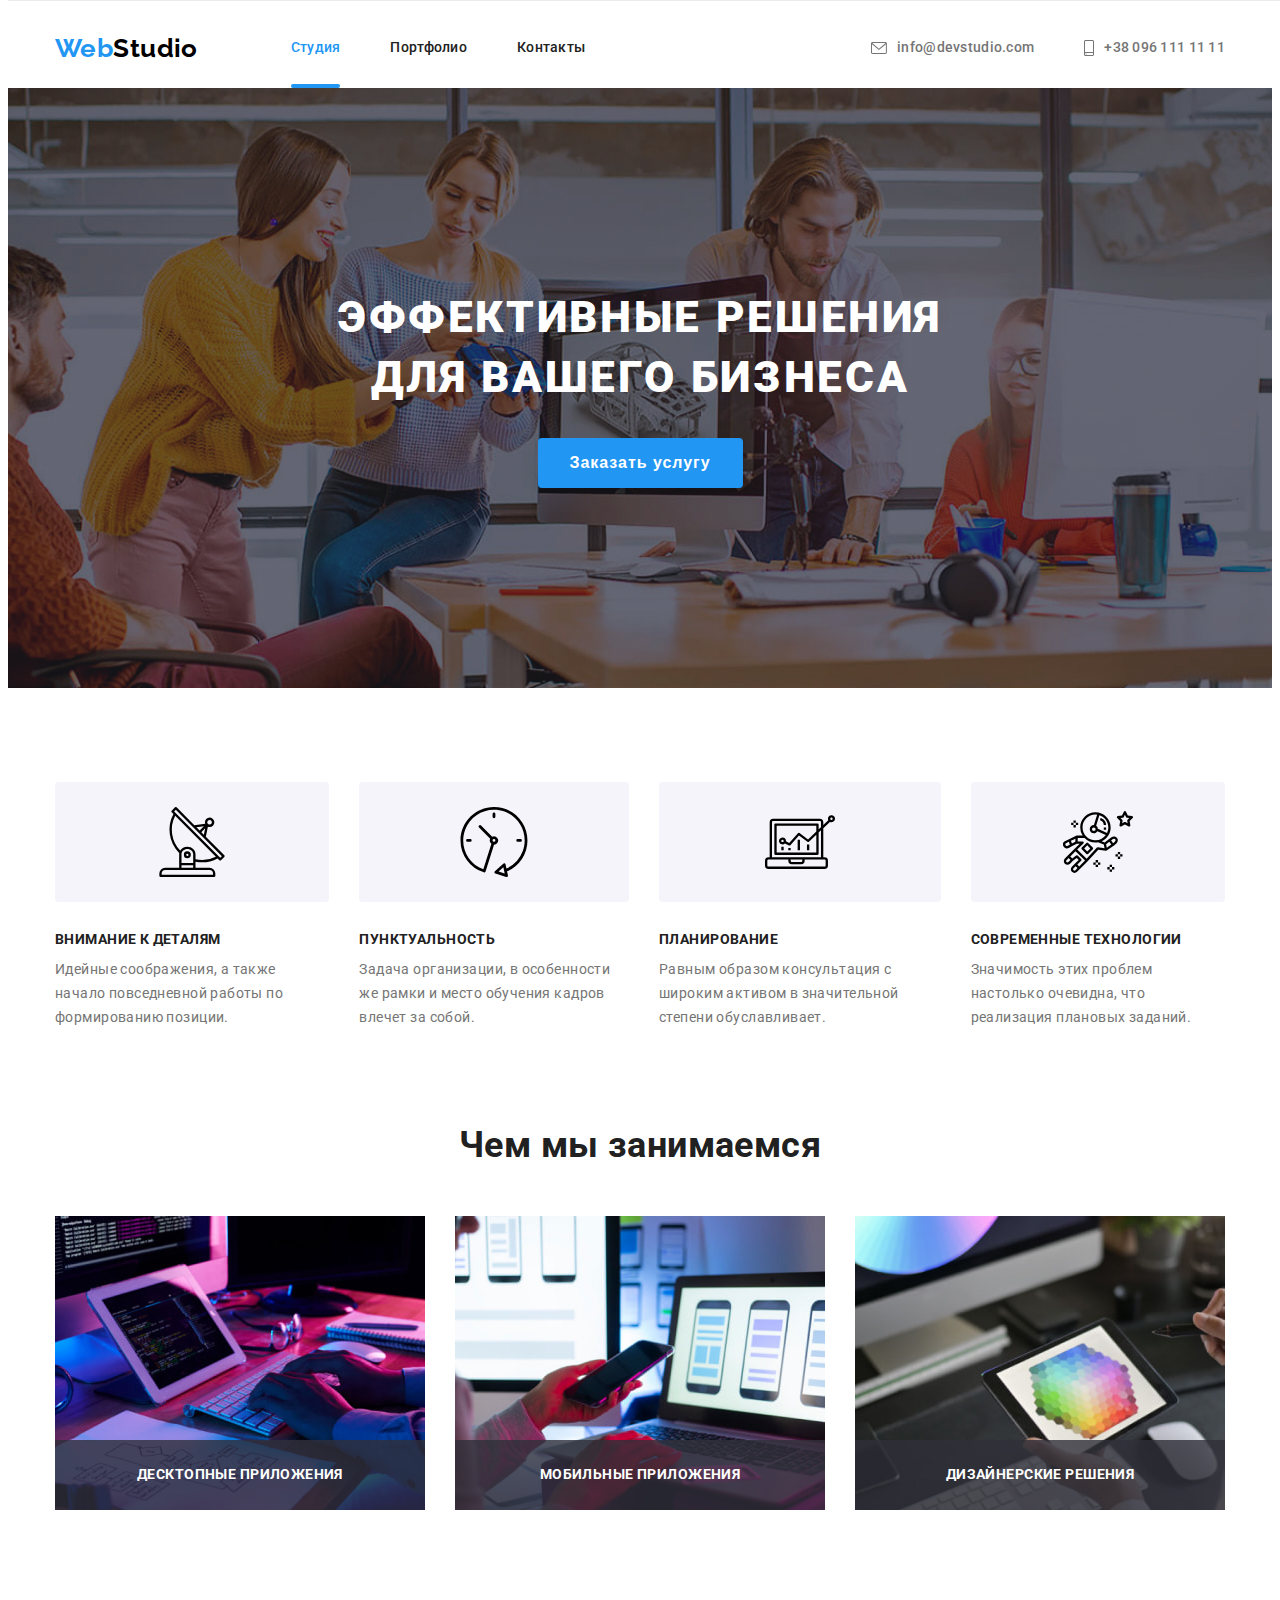
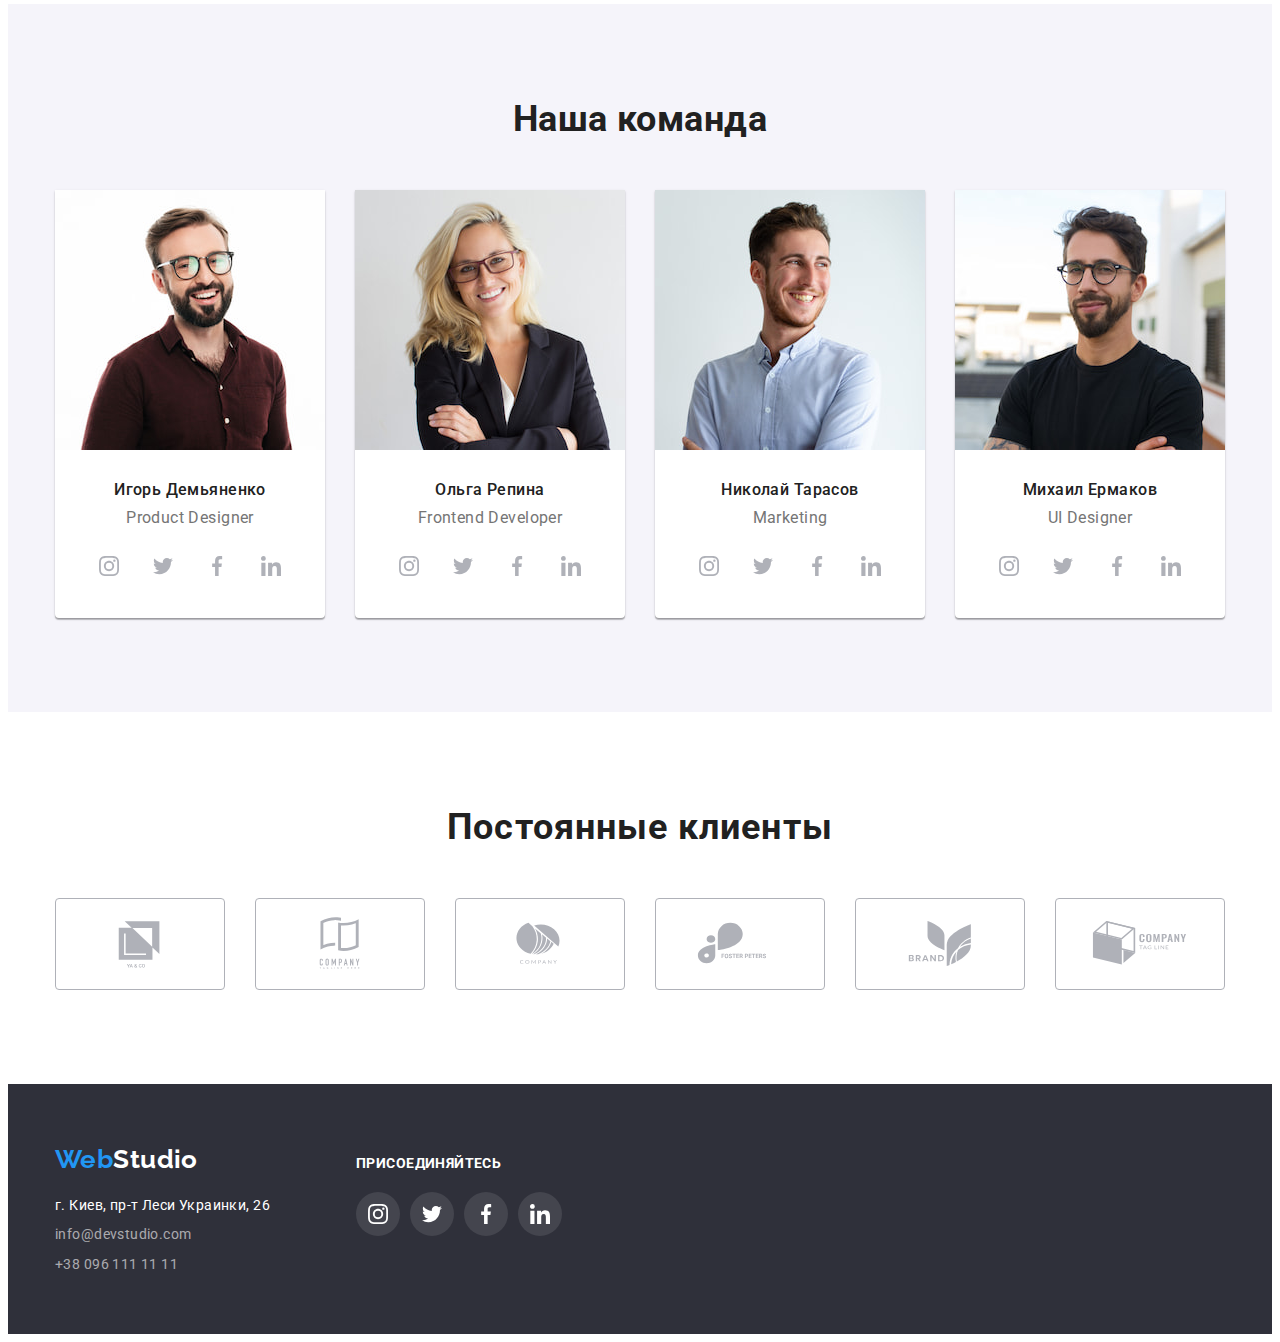
<file: index.html>
<!DOCTYPE html>
<html lang="ru">
   <head>
      <meta charset="UTF-8" />
      <meta http-equiv="X-UA-Compatible" content="IE=edge" />
      <meta name="viewport" content="width=device-width, initial-scale=1.0" />
      <title>Document</title>
      <!--Project fonts -->
      <link rel="preconnect" href="https://fonts.googleapis.com" />
      <link rel="preconnect" href="https://fonts.gstatic.com" crossorigin />
      <link
         href="https://fonts.googleapis.com/css2?family=Raleway:wght@700&family=Roboto:wght@400;500;700;900&family=Tangerine:wght@700&display=swap"
         rel="stylesheet"
      />
      <link
         rel="stylesheet"
         href="https://cdnjs.cloudflare.com/ajax/libs/modern-normalize/1.1.0/modern-normalize.min.css"
         integrity="sha512-wpPYUAdjBVSE4KJnH1VR1HeZfpl1ub8YT/NKx4PuQ5NmX2tKuGu6U/JRp5y+Y8XG2tV+wKQpNHVUX03MfMFn9Q=="
         crossorigin="anonymous"
         referrerpolicy="no-referrer"
      />
      <!-- Custom styles -->
      <link rel="stylesheet" href="./css/styles.css" />
   </head>
   <body>
      <!-- Шапка сайту -->
      <header class="header">
         <div class="container navigation">
            <nav class="navigation">
               <a class="logo" href="./index.html" aria-label="лаготип сайта" lang="en"
                  ><span>Web</span>Studio</a
               >
               <ul class="header-list list">
                  <li class="item">
                     <a class="site-link link current" href="./index.html">Студия</a>
                  </li>
                  <li class="item">
                     <a class="site-link link" href="./portfolio.html">Портфолио</a>
                  </li>
                  <li class="item">
                     <a class="site-link link" href="#">Контакты</a>
                  </li>
               </ul>
            </nav>
            <ul class="header-list contact list">
               <li class="item contacts-item">
                  <a class="header-item link" href="mailto:info@devstudio.com">
                     <svg class="header-item-icon envelope" width="16" height="12">
                        <use href="./images/icons.svg#icon-envelope"></use>
                     </svg>
                     info@devstudio.com</a
                  >
               </li>
               <li class="item contacts-item">
                  <a class="header-item link" href="tel:+380961111111">
                     <svg class="header-item-icon smartphone" width="10" height="16">
                        <use href="./images/icons.svg#icon-smartphone"></use>
                     </svg>
                     +38 096 111 11 11</a
                  >
               </li>
            </ul>
         </div>
      </header>
      <main>
         <!--секція заголовок-->
         <section class="hero">
            <h1 class="hero-title">Эффективные решения для вашего бизнеса</h1>
            <button type="button" class="button primary" data-modal-open>Заказать услугу</button>
         </section>
         <!--секція особливості-->
         <section class="specifics">
            <div class="container">
               <h2 class="section-title advantages visually-hidden">особенности</h2>
               <ul class="feature-list list">
                  <li class="feature-iteam group">
                     <div class="feature-iteam-svg-background">
                        <svg class="feature-iteam-icon" width="70" height="70">
                           <use href="./images/icons.svg#icon-antenna-1"></use>
                        </svg>
                     </div>
                     <h3 class="member-title">Внимание к деталям</h3>
                     <p class="subtitle">
                        Идейные соображения, а также начало повседневной работы по формированию
                        позиции.
                     </p>
                  </li>
                  <li class="feature-iteam clock">
                     <div class="feature-iteam-svg-background">
                        <svg class="feature-iteam-icon" width="70" height="70">
                           <use href="./images/icons.svg#icon-clock-1"></use>
                        </svg>
                     </div>
                     <h3 class="member-title">Пунктуальность</h3>
                     <p class="subtitle">
                        Задача организации, в особенности же рамки и место обучения кадров влечет за
                        собой.
                     </p>
                  </li>
                  <li class="feature-iteam diagram">
                     <div class="feature-iteam-svg-background">
                        <svg class="feature-iteam-icon" width="70" height="70">
                           <use href="./images/icons.svg#icon-diagram-1"></use>
                        </svg>
                     </div>
                     <h3 class="member-title">Планирование</h3>
                     <p class="subtitle">
                        Равным образом консультация с широким активом в значительной степени
                        обуславливает.
                     </p>
                  </li>
                  <li class="feature-iteam astronaut">
                     <div class="feature-iteam-svg-background">
                        <svg class="feature-iteam-icon" width="70" height="70">
                           <use href="./images/icons.svg#icon-astronaut-1"></use>
                        </svg>
                     </div>
                     <h3 class="member-title">Современные технологии</h3>
                     <p class="subtitle">
                        Значимость этих проблем настолько очевидна, что реализация плановых заданий.
                     </p>
                  </li>
               </ul>
            </div>
         </section>
         <!--Чем мы занимаемся-->
         <section class="doing">
            <div class="container">
               <h2 class="section-title">Чем мы занимаемся</h2>
               <ul class="section-list list">
                  <li class="item">
                     <div class="work-img">
                        <img
                           src="./images/main/doing/doing-img1.jpg"
                           alt="написание программ"
                           class="doing-img"
                           width="370"
                           height="294"
                        />
                        <p class="text-img">Десктопные приложения</p>
                     </div>
                  </li>
                  <li class="item">
                     <div class="work-img">
                        <img
                           src="./images/main/doing/doing-img2.jpg"
                           alt="создание сайта"
                           class="doing-img"
                           width="370"
                           height="294"
                        />
                        <p class="text-img">Мобильные приложения</p>
                     </div>
                  </li>
                  <li class="item">
                     <div class="work-img">
                        <img
                           src="./images/main/doing/doing-img3.jpg"
                           alt="создание веб-дизайна"
                           class="doing-img"
                           width="370"
                           height="294"
                        />
                        <p class="text-img">Дизайнерские решения</p>
                     </div>
                  </li>
               </ul>
            </div>
         </section>
         <!--секція Наша команда-->
         <section class="team">
            <div class="container">
               <h2 class="section-title">Наша команда</h2>
               <ul class="member-list list">
                  <li class="member-item">
                     <img
                        src="./images/main/team/member-1.jpg"
                        alt="Игорь Демьяненко"
                        class="member-img"
                        width="270"
                        height="260"
                     />
                     <div class="team-name">
                        <h3 class="member-title">Игорь Демьяненко</h3>
                        <p class="member-position" lang="en">Product Designer</p>
                        <ul class="social-media-list list">
                           <li class="social-media-item">
                              <a class="media-icon" href="">
                                 <svg class="social-media-icon" width="20" height="20">
                                    <use href="./images/icons.svg#icon-instagram-2"></use>
                                 </svg>
                              </a>
                           </li>
                           <li class="social-media-item">
                              <a class="media-icon" href="">
                                 <svg class="social-media-icon" width="20" height="20">
                                    <use href="./images/icons.svg#icon-twitter-1"></use>
                                 </svg>
                              </a>
                           </li>
                           <li class="social-media-item">
                              <a class="media-icon" href="">
                                 <svg class="social-media-icon" width="20" height="20">
                                    <use href="./images/icons.svg#icon-facebook-1"></use>
                                 </svg>
                              </a>
                           </li>
                           <li class="social-media-item">
                              <a class="media-icon" href="">
                                 <svg class="social-media-icon" width="20" height="20">
                                    <use href="./images/icons.svg#icon-linkedin-1"></use>
                                 </svg>
                              </a>
                           </li>
                        </ul>
                     </div>
                  </li>
                  <li class="member-item">
                     <img
                        src="./images/main/team/member-2.jpg"
                        alt="Ольга Репина"
                        class="member-img"
                        width="270"
                        height="260"
                     />
                     <div class="team-name">
                        <h3 class="member-title">Ольга Репина</h3>
                        <p class="member-position" lang="en">Frontend Developer</p>
                        <ul class="social-media-list list">
                           <li class="social-media-item">
                              <a href="" class="media-icon">
                                 <svg class="social-media-icon" width="20" height="20">
                                    <use href="./images/icons.svg#icon-instagram-2"></use>
                                 </svg>
                              </a>
                           </li>
                           <li class="social-media-item">
                              <a href="" class="media-icon">
                                 <svg class="social-media-icon" width="20" height="20">
                                    <use href="./images/icons.svg#icon-twitter-1"></use>
                                 </svg>
                              </a>
                           </li>
                           <li class="social-media-item">
                              <a href="" class="media-icon">
                                 <svg class="social-media-icon" width="20" height="20">
                                    <use href="./images/icons.svg#icon-facebook-1"></use>
                                 </svg>
                              </a>
                           </li>
                           <li class="social-media-item">
                              <a href="" class="media-icon">
                                 <svg class="social-media-icon" width="20" height="20">
                                    <use href="./images/icons.svg#icon-linkedin-1"></use>
                                 </svg>
                              </a>
                           </li>
                        </ul>
                     </div>
                  </li>
                  <li class="member-item">
                     <img
                        src="./images/main/team/member-3.jpg"
                        alt="Николай Тарасов"
                        class="member-img"
                        width="270"
                        height="260"
                     />
                     <div class="team-name">
                        <h3 class="member-title">Николай Тарасов</h3>
                        <p class="member-position" lang="en">Marketing</p>
                        <ul class="social-media-list list">
                           <li class="social-media-item">
                              <a href="" class="media-icon">
                                 <svg class="social-media-icon" width="20" height="20">
                                    <use href="./images/icons.svg#icon-instagram-2"></use>
                                 </svg>
                              </a>
                           </li>
                           <li class="social-media-item">
                              <a href="" class="media-icon">
                                 <svg class="social-media-icon" width="20" height="20">
                                    <use href="./images/icons.svg#icon-twitter-1"></use>
                                 </svg>
                              </a>
                           </li>
                           <li class="social-media-item">
                              <a href="" class="media-icon">
                                 <svg class="social-media-icon" width="20" height="20">
                                    <use href="./images/icons.svg#icon-facebook-1"></use>
                                 </svg>
                              </a>
                           </li>
                           <li class="social-media-item">
                              <a href="" class="media-icon">
                                 <svg class="social-media-icon" width="20" height="20">
                                    <use href="./images/icons.svg#icon-linkedin-1"></use>
                                 </svg>
                              </a>
                           </li>
                        </ul>
                     </div>
                  </li>
                  <li class="member-item">
                     <img
                        src="./images/main/team/member-4.jpg"
                        alt="Михаил Ермаков"
                        class="member-img"
                        width="270"
                        height="260"
                     />
                     <div class="team-name">
                        <h3 class="member-title">Михаил Ермаков</h3>
                        <p class="member-position" lang="en">UI Designer</p>
                        <ul class="social-media-list list">
                           <li class="social-media-item">
                              <a href="" class="media-icon">
                                 <svg class="social-media-icon" width="20" height="20">
                                    <use href="./images/icons.svg#icon-instagram-2"></use>
                                 </svg>
                              </a>
                           </li>
                           <li class="social-media-item">
                              <a href="" class="media-icon">
                                 <svg class="social-media-icon" width="20" height="20">
                                    <use href="./images/icons.svg#icon-twitter-1"></use>
                                 </svg>
                              </a>
                           </li>
                           <li class="social-media-item">
                              <a href="" class="media-icon">
                                 <svg class="social-media-icon" width="20" height="20">
                                    <use href="./images/icons.svg#icon-facebook-1"></use>
                                 </svg>
                              </a>
                           </li>
                           <li class="social-media-item">
                              <a href="" class="media-icon">
                                 <svg class="social-media-icon" width="20" height="20">
                                    <use href="./images/icons.svg#icon-linkedin-1"></use>
                                 </svg>
                              </a>
                           </li>
                        </ul>
                     </div>
                  </li>
               </ul>
            </div>
         </section>

         <!-- Постійні клієнти -->
         <section class="section our-clients">
            <div class="container">
               <h2 class="section-title clients">Постоянные клиенты</h2>
               <ul class="our-clients-list list">
                  <li class="our-clients-list-item">
                     <a href="" class="our-clients-list-item-link">
                        <svg class="our-clients-icon" width="106" height="60">
                           <use href="./images/icons.svg#icon-Logo"></use>
                        </svg>
                     </a>
                  </li>
                  <li class="our-clients-list-item">
                     <a href="" class="our-clients-list-item-link">
                        <svg class="our-clients-icon" width="106" height="60">
                           <use href="./images/icons.svg#icon-Logo-2"></use>
                        </svg>
                     </a>
                  </li>
                  <li class="our-clients-list-item">
                     <a href="" class="our-clients-list-item-link">
                        <svg class="our-clients-icon" width="106" height="60">
                           <use href="./images/icons.svg#icon-Logo-3"></use>
                        </svg>
                     </a>
                  </li>
                  <li class="our-clients-list-item">
                     <a href="" class="our-clients-list-item-link">
                        <svg class="our-clients-icon" width="106" height="60">
                           <use href="./images/icons.svg#icon-Logo-4"></use>
                        </svg>
                     </a>
                  </li>
                  <li class="our-clients-list-item">
                     <a href="" class="our-clients-list-item-link">
                        <svg class="our-clients-icon" width="106" height="60">
                           <use href="./images/icons.svg#icon-Logo-5"></use>
                        </svg>
                     </a>
                  </li>
                  <li class="our-clients-list-item">
                     <a href="" class="our-clients-list-item-link">
                        <svg class="our-clients-icon" width="106" height="60">
                           <use href="./images/icons.svg#icon-Logo-6"></use>
                        </svg>
                     </a>
                  </li>
               </ul>
            </div>
         </section>
      </main>
      <footer class="footer">
         <!--підвал сайту-->
         <div class="container">
            <div class="logo-foot">
               <a
                  class="foot-logo logo foot"
                  href="./index.html"
                  aria-label="лаготип сайта"
                  lang="en"
                  ><span>Web</span>Studio</a
               >
               <address class="adress">
                  <ul class="footer-adress list">
                     <li class="item address-list-item">
                        <a
                           href="https://goo.gl/maps/U1DCQBSP9QyuAPN38"
                           class="footer-adress-contact"
                           target="_blank"
                           rel="noopener noreferrer"
                           >г. Киев, пр-т Леси Украинки, 26</a
                        >
                     </li>
                     <li class="item address-list-item">
                        <a class="footer-item" href="mailto:info@devstudio.com"
                           >info@devstudio.com</a
                        >
                     </li>
                     <li class="item address-list-item">
                        <a class="footer-item" href="tel:+380961111111">+38 096 111 11 11</a>
                     </li>
                  </ul>
               </address>
            </div>
            <div class="footer-social-media-section">
               <p class="footer-social-media-title">Присоединяйтесь</p>
               <ul class="media-list list">
                  <li class="media-item">
                     <a href="" class="media-link">
                        <svg class="footer-media-icon" width="20" height="20">
                           <use href="./images/icons.svg#icon-instagram-2"></use>
                        </svg>
                     </a>
                  </li>
                  <li class="media-item">
                     <a href="" class="media-link">
                        <svg class="footer-media-icon" width="20" height="20">
                           <use href="./images/icons.svg#icon-twitter-1"></use>
                        </svg>
                     </a>
                  </li>
                  <li class="media-item">
                     <a href="" class="media-link">
                        <svg class="footer-media-icon" width="20" height="20">
                           <use href="./images/icons.svg#icon-facebook-1"></use>
                        </svg>
                     </a>
                  </li>
                  <li class="media-item">
                     <a href="" class="media-link">
                        <svg class="footer-media-icon" width="20" height="20">
                           <use href="./images/icons.svg#icon-linkedin-1"></use>
                        </svg>
                     </a>
                  </li>
               </ul>
            </div>
         </div>
      </footer>
      <div class="backdrop is-hidden" data-modal>
         <div class="modal">
            <button class="modal-button" type="button" data-modal-close>
               <img src="./images/Vector-2-2.svg" alt="Close" width="11" />
            </button>
         </div>
      </div>
      <script src="./js/modal.js"></script>
   </body>
</html>
</file>
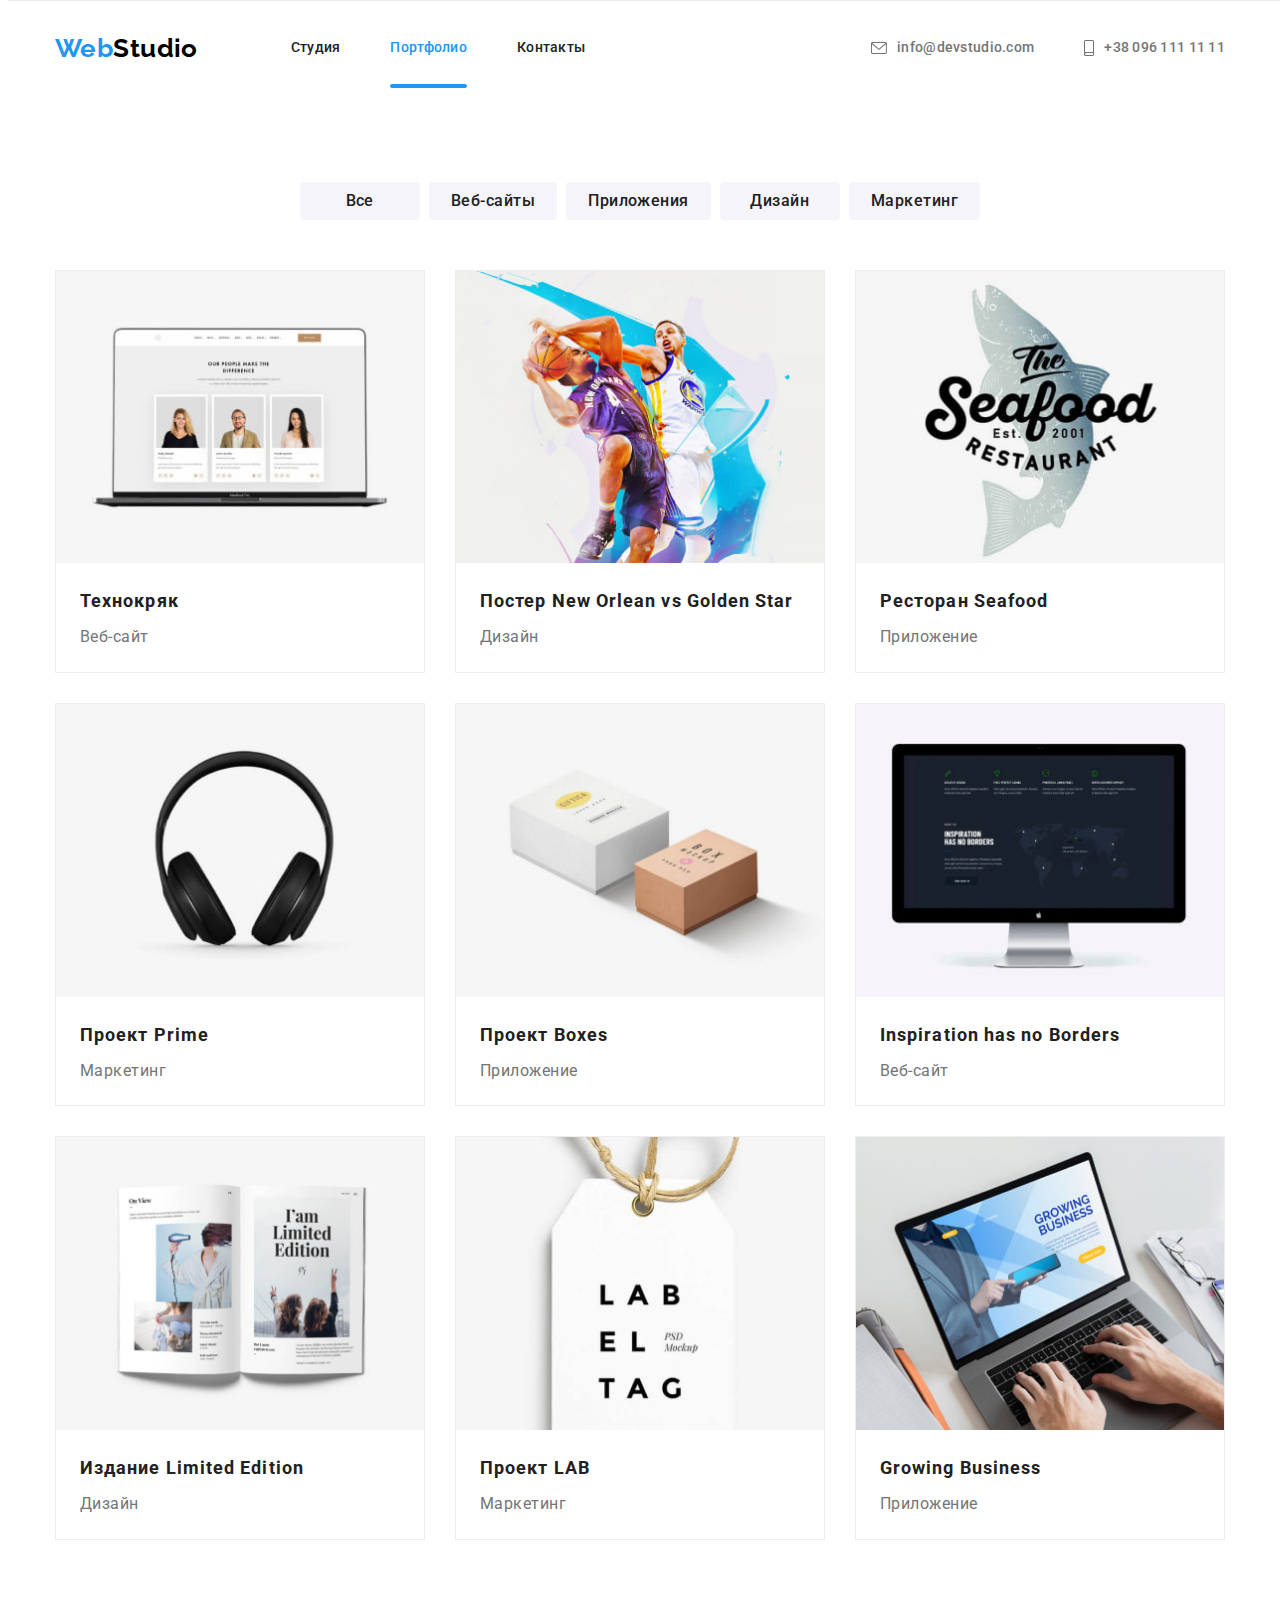
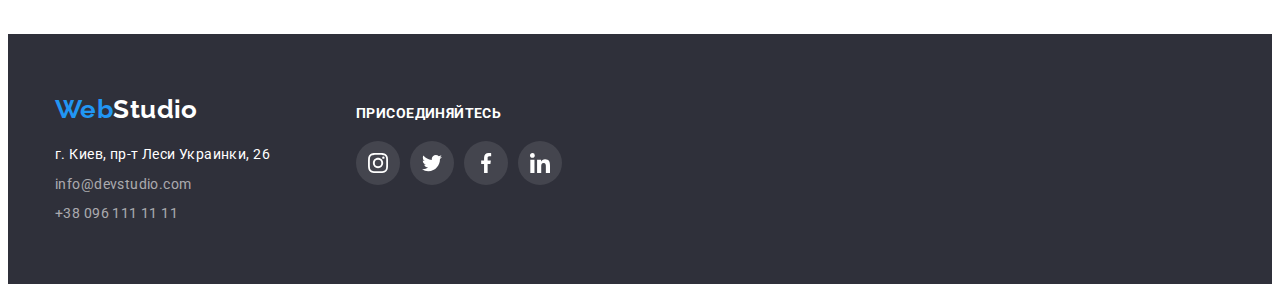
<file: portfolio.html>
<!DOCTYPE html>
<html lang="en">
   <head>
      <meta charset="UTF-8" />
      <meta http-equiv="X-UA-Compatible" content="IE=edge" />
      <meta name="viewport" content="width=device-width, initial-scale=1.0" />
      <title>Portfolio</title>
      <!--Project fonts -->
      <link rel="preconnect" href="https://fonts.googleapis.com" />
      <link rel="preconnect" href="https://fonts.gstatic.com" crossorigin />
      <link
         href="https://fonts.googleapis.com/css2?family=Raleway:wght@700&family=Roboto:wght@400;500;700;900&family=Tangerine:wght@700&display=swap"
         rel="stylesheet"
      />
      <link
         rel="stylesheet"
         href="https://cdnjs.cloudflare.com/ajax/libs/modern-normalize/1.1.0/modern-normalize.min.css"
         integrity="sha512-wpPYUAdjBVSE4KJnH1VR1HeZfpl1ub8YT/NKx4PuQ5NmX2tKuGu6U/JRp5y+Y8XG2tV+wKQpNHVUX03MfMFn9Q=="
         crossorigin="anonymous"
         referrerpolicy="no-referrer"
      />
      <!-- Custom styles -->
      <link rel="stylesheet" href="./css/styles.css" />
   </head>
   <body>
      <!-- Шапка сайту -->
      <header class="header">
         <div class="container navigation">
            <nav class="navigation">
               <a class="logo" href="./index.html" aria-label="лаготип сайта" lang="en"
                  ><span>Web</span>Studio</a
               >
               <ul class="header-list list">
                  <li class="item">
                     <a class="site-link link" href="./index.html">Студия</a>
                  </li>
                  <li class="item">
                     <a class="site-link link current" href="./portfolio.html">Портфолио</a>
                  </li>
                  <li class="item">
                     <a class="site-link link" href="#">Контакты</a>
                  </li>
               </ul>
            </nav>
            <ul class="header-list contact list">
               <li class="item contacts-item">
                  <a class="header-item link" href="mailto:info@devstudio.com">
                     <svg class="header-item-icon" width="16" height="12">
                        <use href="./images/icons.svg#icon-envelope"></use>
                     </svg>
                     info@devstudio.com</a
                  >
               </li>
               <li class="item contacts-item">
                  <a class="header-item link" href="tel:+380961111111">
                     <svg class="header-item-icon" width="10" height="16">
                        <use href="./images/icons.svg#icon-smartphone"></use>
                     </svg>
                     +38 096 111 11 11</a
                  >
               </li>
            </ul>
         </div>
      </header>
      <main>
         <!--Портфоліо-->
         <section class="section work">
            <div class="container">
               <h1 class="portfolio-title visually-hidden">Портфолио</h1>
               <!--Навігація кнопки-->
               <ul class="filters list">
                  <li class="btn-main">
                     <button type="button" class="work-btn current-btn">Все</button>
                  </li>
                  <li class="btn-main">
                     <button type="button" class="work-btn">Веб-сайты</button>
                  </li>
                  <li class="btn-main">
                     <button type="button" class="work-btn">Приложения</button>
                  </li>
                  <li class="btn-main"><button type="button" class="work-btn">Дизайн</button></li>
                  <li class="btn-main">
                     <button type="button" class="work-btn">Маркетинг</button>
                  </li>
               </ul>
               <ul class="gallery list">
                  <li class="gallery-item">
                     <a class="progects-item" href="#">
                        <div class="project-img">
                           <img
                              src="./images/portfolio/portfolio-img1.jpg"
                              class="portfolio-img"
                              alt="Технокряк"
                              width="370"
                              height="294"
                           />
                           <p class="project-text">
                              Ресурс предлагает комплексные предложения с разным уровнем функционала
                              и сервисов. Все это позволит посетителю получить исчерпывающие
                              сведения о компании или частном лице.
                           </p>
                        </div>
                        <h2 class="gallery-title">Технокряк</h2>
                        <p class="gallery-text">Веб-сайт</p>
                     </a>
                  </li>
                  <li class="gallery-item">
                     <a class="progects-item" href="#">
                        <div class="project-img">
                           <img
                              src="./images/portfolio/portfolio-img2.jpg"
                              class="portfolio-img"
                              alt="Постер New Orlean vs Golden Star"
                              width="370"
                              height="294"
                           />
                           <p class="project-text">
                              Ресурс предлагает комплексные предложения с разным уровнем функционала
                              и сервисов. Все это позволит посетителю получить исчерпывающие
                              сведения о компании или частном лице.
                           </p>
                        </div>

                        <h2 class="gallery-title" lang="en">Постер New Orlean vs Golden Star</h2>
                        <p class="gallery-text">Дизайн</p>
                     </a>
                  </li>
                  <li class="gallery-item">
                     <a class="progects-item" href="#">
                        <div class="project-img">
                           <img
                              src="./images/portfolio/portfolio-img3.jpg"
                              class="portfolio-img"
                              alt="Ресторан Seafood"
                              width="370"
                              height="294"
                           />
                           <p class="project-text">
                              Ресурс предлагает комплексные предложения с разным уровнем функционала
                              и сервисов. Все это позволит посетителю получить исчерпывающие
                              сведения о компании или частном лице.
                           </p>
                        </div>

                        <h2 class="gallery-title" lang="en">Ресторан Seafood</h2>
                        <p class="gallery-text">Приложение</p>
                     </a>
                  </li>
                  <li class="gallery-item">
                     <a class="progects-item" href="#">
                        <div class="project-img">
                           <img
                              src="./images/portfolio/portfolio-img4.jpg"
                              class="portfolio-img"
                              alt="Проект Prime"
                              width="370"
                              height="294"
                           />
                           <p class="project-text">
                              Ресурс предлагает комплексные предложения с разным уровнем функционала
                              и сервисов. Все это позволит посетителю получить исчерпывающие
                              сведения о компании или частном лице.
                           </p>
                        </div>

                        <h2 class="gallery-title" lang="en">Проект Prime</h2>
                        <p class="gallery-text">Маркетинг</p>
                     </a>
                  </li>
                  <li class="gallery-item">
                     <a class="progects-item" href="#">
                        <div class="project-img">
                           <img
                              src="./images/portfolio/portfolio-img5.jpg"
                              class="portfolio-img"
                              alt="Проект Boxes"
                              width="370"
                              height="294"
                           />
                           <p class="project-text">
                              Ресурс предлагает комплексные предложения с разным уровнем функционала
                              и сервисов. Все это позволит посетителю получить исчерпывающие
                              сведения о компании или частном лице.
                           </p>
                        </div>

                        <h2 class="gallery-title" lang="en">Проект Boxes</h2>
                        <p class="gallery-text">Приложение</p>
                     </a>
                  </li>
                  <li class="gallery-item">
                     <a class="progects-item" href="#">
                        <div class="project-img">
                           <img
                              src="./images/portfolio/portfolio-img6.jpg"
                              class="portfolio-img"
                              alt="Inspiration has no Borders"
                              width="370"
                              height="294"
                           />
                           <p class="project-text">
                              Ресурс предлагает комплексные предложения с разным уровнем функционала
                              и сервисов. Все это позволит посетителю получить исчерпывающие
                              сведения о компании или частном лице.
                           </p>
                        </div>

                        <h2 class="gallery-title" lang="en">Inspiration has no Borders</h2>
                        <p class="gallery-text">Веб-сайт</p>
                     </a>
                  </li>
                  <li class="gallery-item">
                     <a class="progects-item" href="#">
                        <div class="project-img">
                           <img
                              src="./images/portfolio/portfolio-img7.jpg"
                              class="portfolio-img"
                              alt="Издание Limited Edition"
                              width="370"
                              height="294"
                           />
                           <p class="project-text">
                              Ресурс предлагает комплексные предложения с разным уровнем функционала
                              и сервисов. Все это позволит посетителю получить исчерпывающие
                              сведения о компании или частном лице.
                           </p>
                        </div>

                        <h2 class="gallery-title" lang="en">Издание Limited Edition</h2>
                        <p class="gallery-text">Дизайн</p>
                     </a>
                  </li>
                  <li class="gallery-item">
                     <a class="progects-item" href="#">
                        <div class="project-img">
                           <img
                              src="./images/portfolio/portfolio-img8.jpg"
                              class="portfolio-img"
                              alt="Проект LAB"
                              width="370"
                              height="294"
                           />
                           <p class="project-text">
                              Ресурс предлагает комплексные предложения с разным уровнем функционала
                              и сервисов. Все это позволит посетителю получить исчерпывающие
                              сведения о компании или частном лице.
                           </p>
                        </div>

                        <h2 class="gallery-title" lang="en">Проект LAB</h2>
                        <p class="gallery-text">Маркетинг</p>
                     </a>
                  </li>
                  <li class="gallery-item">
                     <a class="progects-item" href="#">
                        <div class="project-img">
                           <img
                              src="./images/portfolio/portfolio-img9.jpg"
                              class="portfolio-img"
                              alt="Growing Business"
                              width="370"
                              height="294"
                           />
                           <p class="project-text">
                              Ресурс предлагает комплексные предложения с разным уровнем функционала
                              и сервисов. Все это позволит посетителю получить исчерпывающие
                              сведения о компании или частном лице.
                           </p>
                        </div>

                        <h2 class="gallery-title" lang="en">Growing Business</h2>
                        <p class="gallery-text">Приложение</p>
                     </a>
                  </li>
               </ul>
            </div>
         </section>
      </main>
      <!--підвал сайту-->
      <footer class="footer">
         <!--підвал сайту-->
         <div class="container">
            <div class="logo-foot">
               <a
                  class="foot-logo logo foot"
                  href="./index.html"
                  aria-label="лаготип сайта"
                  lang="en"
                  ><span>Web</span>Studio</a
               >
               <address class="adress">
                  <ul class="footer-adress list">
                     <li class="item address-list-item">
                        <a
                           href="https://goo.gl/maps/U1DCQBSP9QyuAPN38"
                           class="footer-adress-contact"
                           target="_blank"
                           rel="noopener noreferrer"
                           >г. Киев, пр-т Леси Украинки, 26</a
                        >
                     </li>
                     <li class="item address-list-item">
                        <a class="footer-item" href="mailto:info@devstudio.com"
                           >info@devstudio.com</a
                        >
                     </li>
                     <li class="item address-list-item">
                        <a class="footer-item" href="tel:+380961111111">+38 096 111 11 11</a>
                     </li>
                  </ul>
               </address>
            </div>
            <div class="footer-social-media-section">
               <p class="footer-social-media-title">Присоединяйтесь</p>
               <ul class="media-list list">
                  <li class="media-item">
                     <a href="" class="media-link">
                        <svg class="footer-media-icon" width="20" height="20">
                           <use href="./images/icons.svg#icon-instagram-2"></use>
                        </svg>
                     </a>
                  </li>
                  <li class="media-item">
                     <a href="" class="media-link">
                        <svg class="footer-media-icon" width="20" height="20">
                           <use href="./images/icons.svg#icon-twitter-1"></use>
                        </svg>
                     </a>
                  </li>
                  <li class="media-item">
                     <a href="" class="media-link">
                        <svg class="footer-media-icon" width="20" height="20">
                           <use href="./images/icons.svg#icon-facebook-1"></use>
                        </svg>
                     </a>
                  </li>
                  <li class="media-item">
                     <a href="" class="media-link">
                        <svg class="footer-media-icon" width="20" height="20">
                           <use href="./images/icons.svg#icon-linkedin-1"></use>
                        </svg>
                     </a>
                  </li>
               </ul>
            </div>
         </div>
      </footer>
   </body>
</html>
</file>
<file: css/styles.css>
:root {
    --primary-subtitle-color: #757575;
    --accent-color: #2196f3;
    --button-hover-color: #188ce8;
    --white-color: #ffffff;
    --primary-text-color: #212121;

/* color */

--primary-hero-footer-color:#2f303a;
--primary-team-color:#f5f4fa;
--footer-adress-color: rgba(255, 255, 255, 0.6);
--portfolio-btn-color:#f5f4fa;
--portfolio-main-color: #e5e5e5;
--main-project-iteam:#eeeeee;
--passive-icon-color: #afb1b8;
}

html {
    box-sizing: border-box;
}

*,
*::before,
*::after {
    box-sizing: inherit;
}

body {
    background-color: var(--white-color);
    font-family: Roboto,
    sans-serif;
    color: var(--primary-text-color);
    letter-spacing: 0.03em;
    font-size: 14px;
}

a {
    text-decoration: none;
}

img {
    display: block;
    max-width: 100%;
    height: auto;
}


.list {
    list-style: none;
    margin: 0;
    padding-left: 0;
}

h1,
h2,
h3,
h4,
h5,
h6,
p {
    margin: 0 auto;
    padding: 0;
}

/*button {
    padding: 0;
    border: none;
    font: inherit;
    color: inherit;
    background-color: transparent;

    cursor: pointer;
    font-family: Roboto, sans-serif;
    border-radius: 4px;
}*/

/* Секції */
.section {
    padding-top: 94px;
    padding-bottom: 94px;
}

/* Контейнер */

.container {
    width: 1200px;
    padding-left: 15px;
    padding-right: 15px;
    margin-left: auto;
    margin-right: auto;

     /*outline: 2px solid tomato; */
}
/* Шапка */
/*.header {
    padding-top: 24px;
    padding-bottom: 25px;
    border-bottom: 1px solid #ececec;
}*/
/* <!--логотип-->*/
.logo {
    /*margin-right: 93px;*/
    font-family: Raleway,
    sans-serif;
    font-weight: 700;
    font-size: 26px;
    line-height: 1.19;
    text-decoration: none;

    
}

 .logo span {
    color: var(--accent-color);
}
.header .logo {
    color: #000000;
}

.footer .logo {
    color: var(--white-color);
}


/* <!--hidden--> */
.visually-hidden {
    position: absolute;
    width: 1px;
    height: 1px;
    margin: -1px;
    border: 0;
    padding: 0;

    white-space: nowrap;
    clip-path: inset(100%);
    clip: rect(0 0 0 0);
    overflow: hidden;
}

/* <!--Навігація -->*/



.header-list {
    margin-left: 93px;
    
}

header::after {
    content: '';
    width: 100%;
    position: absolute;
    top: 0;
    height: 1px;
    background-color: #ececec;
}

.site-link,
.header-item {
    display: flex;
    align-items: center;
    font-weight: 500;
    line-height: 1.14;
    letter-spacing: 0.02em;
    padding: 32px 0;
    text-decoration: none;
    list-style: none;
}

.site-link {
    position: relative;
}

.current::after {
    content: '';
    width: 100%;
    height: 4px;
    position: absolute;
    bottom: 0;
    left: 0;

    background-color: var(--accent-color);
    border-radius: 2px;
}

.site-link {
color: var(--primary-text-color);
transition: color 250ms cubic-bezier(0.4, 0, 0.2, 1);
}

.site-link:hover,
.site-link:focus,
.current,
.current-btn {
    color: var(--accent-color);

}

.current,
.current-btn {
    transition: color 250ms cubic-bezier(0.4, 0, 0.2, 1);
}


/*.navigation .link:hover,
.navigation .link:focus {
    color: var(--accent-color);
}*/





.header-item {
    color: var(--primary-subtitle-color);
    transition: color 250ms cubic-bezier(0.4, 0, 0.2, 1);
}

.header-item.link:hover,
.header-item.link:focus {
    color: var(--accent-color);
}

.header-item-icon {
    margin-right: 10px;
    fill: currentColor;
}

.header-list .item:not(:last-child) {
    margin-right: 50px;
}

.navigation,
.header-list,
.contact {
    display: flex;
    align-items: center;

}


/* Контакти */
.contact {
    margin-left: auto;
}
.contacts-item:not(:last-child) {
    margin-right: 50px;
}



/* <!--Заголовок-->*/
.hero {
    max-width: 1600px;
    max-height: 600px;
        margin-left: auto;
        margin-right: auto;
        text-align: center;
    padding-top: 200px;
    padding-bottom: 200px;

    background-color: var(--primary-hero-footer-color);
background-image: linear-gradient(to right, rgba(47, 48, 58, 0.4), rgba(47, 48, 58, 0.4)),
        url(../images/hero/background-hero.jpg);
    background-position: center;
    background-repeat: no-repeat;
    background-size: cover;
}

.footer {
    background-color: var(--primary-hero-footer-color);
}

.hero-title {
   
        margin-bottom: 30px;
        max-width: 696px;
        margin-left: auto;
        margin-right: auto;
    font-weight: 900;
    font-size: 44px;
    line-height: 1.36;
     text-align: center;
    letter-spacing: 0.06em;
    text-transform: uppercase;
    
    color: var(--white-color);
}
.button.primary {
display: inline-block;
border-radius: 4px;
    margin-right: auto;
    margin-left: auto;
padding: 10px 32px;
min-width: 200px;
border: none;
cursor: pointer;

background-color: var(--accent-color);
color: var(--white-color);
font-weight: 700;
    font-size: 16px;
    line-height: 1.88;
    letter-spacing: 0.06em;
        text-align: center;
        box-shadow: 0px 4px 4px rgba(0, 0, 0, 0.15);

}

.button.primary:focus,
.button.primary:hover {
    background-color: var(--button-hover-color);
}
/* <!--секція особливості-->*/
.specifics {
  padding-top: 94px;  
  padding-bottom: 94px;
}

.feature-list {
    display: flex;
   
}

/*.feature-list .feature-iteam+.feature-iteam {
    margin-left: 30px;
}*/

.feature-list .feature-iteam:not(:last-child) {
    margin-right: 30px;
}

.feature-list .feature-list {
    width: 270px;
}

.feature-iteam-svg-background {
    display: flex;
    background-color: var(--primary-team-color);
    border-radius: 4px;
    margin-bottom: 30px;
    justify-content: center;
}

.feature-iteam-icon {
    height: 120px;
}

.specifics .member-title {
    
        margin-bottom: 10px;
    text-transform: uppercase;
        font-weight: 700;
        font-size: 14px;
        line-height: 1.14;
       
}

.subtitle {
    margin-top: 0;
        margin-bottom: 0;

    font-size: 14px;
    line-height: 1.71;
    color: var(--primary-subtitle-color);
}

/* < !--Чем мы занимаемся--> */
.doing {
    padding-top: 0px;
    padding-bottom: 94px;
}

.section-title {
    margin-top: 0;
        margin-bottom: 50px;
      
font-weight: 700;
font-size: 36px;
line-height: 1.17;
text-align: center;

}

.section-list {
    display: flex;
    
}

.section-list .item:not(:last-child) {
    margin-right: 30px;} 

    .work-img {
        position: relative;
    }

    .text-img {
        display: flex;
        position: absolute;
        align-items: center;
        justify-content: center;
            width: 100%;
        height: 70px;
            bottom: 0;
            right: 0;
            font-weight: 700;
            text-align: center;
            line-height: 1.14;
           
            background: rgba(47, 48, 58, 0.8);
                    color: var(--white-color);
                    text-transform: uppercase;
    }



/* < !--Наша команда--> */

.member-list {
    display: flex;
        text-align: center;
       
}

.member-list .member-item:not(:last-child) {
    margin-right: 30px;
}

.member-item {
    
    width: 270px;
    
        background: var(--white-color);
    border-radius: 4px;
        box-shadow: 0px 1px 3px rgba(0, 0, 0, 0.12), 0px 1px 1px rgba(0, 0, 0, 0.14),
            0px 2px 1px rgba(0, 0, 0, 0.2);
        border-radius: 0px 0px 4px 4px;
}
.team-name {
    padding-top: 30px;
    padding-bottom: 30px;
}

.team {
padding-top: 94px;
    padding-bottom: 94px;
    background-color: var(--primary-team-color);
 /*font-size: 16px;
 line-height: 1.19;*/
 
}
.team .member-title {
           margin-bottom: 10px;
    font-weight: 500;
    text-align: center;
    font-size: 16px;
    line-height: 1.19;
   
}

.team .member-position {
    margin-top: 0;
        margin-bottom: 0;
        font-size: 16px;
        line-height: 1.18;
    text-align: center;
    margin-bottom: 16px;
    font-weight: 400;
    color: var(--primary-subtitle-color);
}

.social-media-list {
    display: flex;
       justify-content: center;
   }

.social-media-item:not(:last-child) {
    margin-right: 10px;}


.media-icon {
    display: flex;
    width: 44px;
    height: 44px;
    border-radius: 50%;
    justify-content: center;
    align-items: center;
    transition: background-color 250ms cubic-bezier(0.4, 0, 0.2, 1);
       
}

.social-media-icon {
                fill: var(--passive-icon-color);
    transition: fill 250ms cubic-bezier(0.4, 0, 0.2, 1);
    }

.media-icon:hover,
.media-icon:focus {
    background-color: var(--accent-color);
    
}

.media-icon:hover .social-media-icon,
.media-icon:focus .social-media-icon {
fill: var(--white-color);
}

/* Наші клієнти */
.section-title.clients {
    font-weight: 700;
    font-size: 36px;
    line-height: 1.17;
    text-align: center;
    letter-spacing: 0.03em;
    margin-bottom: 50px;
}

.our-clients-list {
    display: flex;
    }

.our-clients-list-item-link {
       display: flex;
    justify-content: center;
    align-items: center;
    width: 170px;
    height: 92px;
    border: 1px solid var(--passive-icon-color);
    border-radius: 4px;
    cursor: pointer;
    transition: border-color 250ms cubic-bezier(0.4, 0, 0.2, 1);
}
.our-clients-list-item:not(:last-child) {
    margin-right: 30px;
}

.our-clients-icon {
    fill: var(--passive-icon-color);
    transition: fill 250ms cubic-bezier(0.4, 0, 0.2, 1);
}

.our-clients-list-item-link:hover,
.our-clients-list-item-link:focus {
        border-color: var(--accent-color);
    }
        .our-clients-list-item-link:hover .our-clients-icon,
        .our-clients-list-item-link:focus .our-clients-icon {
            fill: var(--accent-color);
        }

/* < !--підвал--> */
.footer {
    padding-bottom: 60px;
        padding-top: 60px;
        color: var(--white-color);
        background-color: var(--primary-hero-footer-color);
}
.footer .container {
    display: flex;
    align-items: baseline;
}

.foot-logo.logo {
    display: inline-block;
        color: inherit;
margin-bottom: 20px;
}


.footer-adress {
    width: 231px;
}

.footer-adress .item:not(:last-child) {
margin-bottom: 9px;
}

.address-list-item {
    margin-bottom: 10px;
}

.address-list-item:last-child {
    margin-bottom: 0;}

.footer-adress-contact,
.footer-item {
display: inline-block;

    color: var(--white-color);
    text-decoration: none;
    font-style: normal;
font-weight: 400;
    font-size: 14px;
    line-height: 1.46;
    letter-spacing: 0.03em;
    transition: color 250ms cubic-bezier(0.4, 0, 0.2, 1);
}
    
.footer-item {
       color:  var(--footer-adress-color);

}
.footer-adress-contact:hover,
.footer-adress-contact:focus,
.footer-adress .footer-item:hover,
.footer-adress .footer-item:focus {
    color: var(--accent-color);
}

.footer-social-media-section {
    width: 206px;
    margin-left: 70px;
}

.footer-social-media-title {
    font-family: Roboto,
            sans-serif;
    font-weight: 700;
    font-size: 14px;
    line-height: 1.14;
    letter-spacing: 0.03em;
    text-transform: uppercase;
color: var(--white-color);
    margin-bottom: 20px;
}

.media-list {
    display: flex;
}

.media-link {
    display: flex;
    width: 44px;
        height: 44px;
        border-radius: 50%;
        align-items: center;
            justify-content: center;
            background-color: rgba(255, 255, 255, 0.1);
transition: color 250ms cubic-bezier(0.4, 0, 0.2, 1);
        }
.media-link:hover,
.media-link:focus {
    background-color: var(--accent-color);
}

.media-item {
    margin-right: 10px;
}

.media-item:last-child {
    margin-right: 0;
}

.footer-media-icon {
    fill: var(--white-color);
}


/* <!--Портфоліо--> */
.filters {
    display: flex;
        justify-content: center;
       margin-bottom: 50px;
} 

.btn-main:not(:last-child) {
    margin-right: 9px;
}


.portfolio-title {
    display: none;
}

/* <!-- Кнопки --> */
.work-btn {
display: inline-block;
    border-radius: 4px;
    padding: 6px 22px;
min-width: 120px;
    border: none;
    font-weight: 500;
    font-size: 16px;
    line-height: 1.62;
letter-spacing: 0.03em;
    text-align: center;
    cursor: pointer;
    font-family: Roboto,
    sans-serif;
    color: var(--primary-text-color);
  background-color: var(--portfolio-btn-color);
transition: background-color 250ms cubic-bezier(0.4, 0, 0.2, 1),
        color 250ms cubic-bezier(0.4, 0, 0.2, 1), box-shadow 250ms cubic-bezier(0.4, 0, 0.2, 1);
    }



.work-btn:hover,
.work-btn:focus {
color: var(--white-color);
background-color: var(--accent-color);
box-shadow: 0px 3px 1px rgba(0, 0, 0, 0.1), 0px 1px 2px rgba(0, 0, 0, 0.08),
        0px 2px 2px rgba(0, 0, 0, 0.12);
}
/*.work-btn.current-btn {
    display: inline-block;
        border-radius: 4px;
        padding: 6px 22px;
        min-width: 73px;
        border: none;
    
        color: var(--white-color);
        background-color: var(--accent-color);
        text-align: center;
}*/

/* Работи */
.gallery {
    display: flex;
        flex-wrap: wrap;

}




/*.gallery-border {
    border: 1px solid #eeeeee;
        padding: 20px 24px;
        border-top: none;
        background-color: var(--white-color);
        transition: box-shadow 250ms cubic-bezier(0.4, 0, 0.2, 1);
}*/

.progects-item:hover,
.progects-item:focus {
display: block;
    box-shadow: 0px 1px 1px rgba(0, 0, 0, 0.12), 0px 4px 4px rgba(0, 0, 0, 0.06),
        1px 4px 6px rgba(0, 0, 0, 0.16);
}


.gallery-title {
               
        margin-bottom: 4px;
        padding-left: 24px;
            padding-right: 24px;
                font-weight: 700;
            font-size: 18px;
            line-height: 2;
        
            letter-spacing: 0.06em;
        
            color: var(--primary-text-color);
}

.gallery-text {
    padding-left: 24px;
        padding-right: 24px;
        padding-bottom: 20px;
        font-size: 16px;
        line-height: 1.8;
        /* line-height: 30px; */
        color: var(--primary-subtitle-color);
        letter-spacing: 0.03em;
     
}

.gallery-item .gallery-title {
    margin-top: 20px;
}

.gallery-item {
    width: 370px;
    margin-right: 30px;
    margin-bottom: 30px;
    border: 1px solid #eeeeee;
        background-color: var(--white-color);
        transition: box-shadow 250ms cubic-bezier(0.4, 0, 0.2, 1);
 }

.gallery>li:nth-last-of-type(-n + 3) {
    margin-bottom: 0;
}


.gallery-item:nth-child(3n) {
    margin-right: 0;
}

.project-img {
    position: relative;
    overflow: hidden;
}

.project-text {
    position: absolute;
    width: 100%;
    top: 0;
    bottom: 0;
    font-size: 18px;
    line-height: 1.56;
    color: var(--white-color);
    padding: 63px 24px;
    background-color: rgba(33, 150, 243, 0.9);
    transform: translatey(101%);
    transition: transform 250ms cubic-bezier(0.4, 0, 0.2, 1);
}

.progects-item:hover .project-text,
.progects-item:focus .project-text {
    transform: translatey(0);
}

/*modal*/

.backdrop {
    position: fixed;
    top: 0;
    left: 0;
    width: 100%;
    height: 100%;
    background: rgba(0, 0, 0, 0.2);
    transition: opacity 250ms cubic-bezier(0.4, 0, 0.2, 1);
}

.backdrop.is-hidden {
    opacity: 0;
       pointer-events: none;
}

.modal {
    position: absolute;
    top: 50%;
    left: 50%;
    transform: translate(-50%, -50%);
    min-width: 528px;
    min-height: 581px;
    background: var(--white-color);
    box-shadow: 0px 1px 3px rgba(0, 0, 0, 0.12), 0px 1px 1px rgba(0, 0, 0, 0.14),
        0px 2px 1px rgba(0, 0, 0, 0.2);
    border-radius: 4px;
}

.modal-button {
    display: flex;
    align-items: center;
    justify-content: center;
    margin-left: auto;
    margin-top: 8px;
    margin-right: 8px;
    width: 30px;
    height: 30px;
    background: var(--white-color);
    border-radius: 50%;
    border: 1px solid rgba(0, 0, 0, 0.1);
}
</file>
